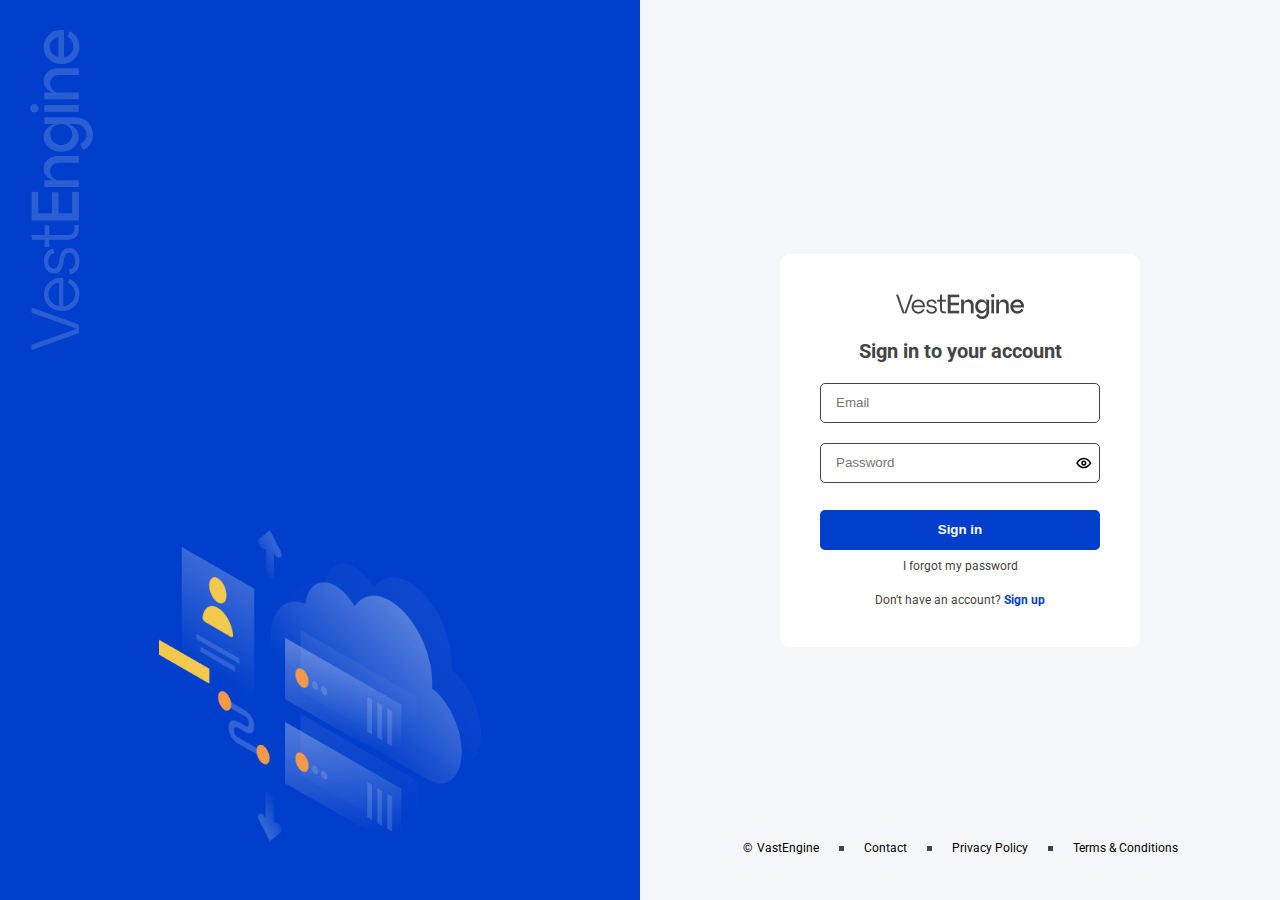
<file: index.html>
<!DOCTYPE html>
<html lang="en">
	<head>
		<meta charset="UTF-8" />
		<meta http-equiv="X-UA-Compatible" content="IE=edge" />
		<meta name="viewport" content="width=device-width, initial-scale=1.0" />
		<title>VestEngine™</title>
		<link rel="stylesheet" href="style.css" />
	</head>
	<body>
		<div class="container">
			<div class="welcome_container">
				<div class="welcome_container_image img_1">
					<img src="./VestEngine™.svg" alt="Illustration" />
				</div>
				<div class="welcome_container_image">
					<img src="./images/Illustration.png" alt="Illustration" />
				</div>
			</div>
			<div class="form_section">
				<!-- form section -->
				<form id="form" class="form" novalidate>
					<!-- form logo -->
					<div class="form_logo">
						<img src="./images/VestEngine™.jpg" alt="vest_Engine" />
					</div>
					<!-- form heading -->
					<h1 class="form_header">Sign in to your account</h1>
					<!-- form inputs -->
					<div class="form_email_input">
						<input
							id="email"
							type="email"
							name="email"
							placeholder="Email"
							required
						/>
					</div>
					<span id="email_error_message" class="form_error_message"
						>invalid email</span
					>
					<div class="form_password_input">
						<input
							id="password"
							type="password"
							name="password"
							placeholder="Password"
							required
						/>
						<!-- eye icon -->
						<svg
							id="password_invisible"
							class="form_eye_icon"
							xmlns="http://www.w3.org/2000/svg"
							viewBox="0 0 24 24"
						>
							<g data-name="Layer 2">
								<g data-name="eye">
									<rect opacity="0" />
									<path
										d="M21.87 11.5c-.64-1.11-4.16-6.68-10.14-6.5-5.53.14-8.73 5-9.6 6.5a1 1 0 0 0 0 1c.63 1.09 4 6.5 9.89 6.5h.25c5.53-.14 8.74-5 9.6-6.5a1 1 0 0 0 0-1zM12.22 17c-4.31.1-7.12-3.59-8-5 1-1.61 3.61-4.9 7.61-5 4.29-.11 7.11 3.59 8 5-1.03 1.61-3.61 4.9-7.61 5z"
									/>
									<path
										d="M12 8.5a3.5 3.5 0 1 0 3.5 3.5A3.5 3.5 0 0 0 12 8.5zm0 5a1.5 1.5 0 1 1 1.5-1.5 1.5 1.5 0 0 1-1.5 1.5z"
									/>
								</g>
							</g>
						</svg>
						<svg
							id="password_visible"
							class="form_eye_icon"
							xmlns="http://www.w3.org/2000/svg"
							viewBox="0 0 24 24"
						>
							<g data-name="Layer 2">
								<g data-name="eye-off">
									<rect width="24" height="24" opacity="0" />
									<path
										d="M4.71 3.29a1 1 0 0 0-1.42 1.42l5.63 5.63a3.5 3.5 0 0 0 4.74 4.74l5.63 5.63a1 1 0 0 0 1.42 0 1 1 0 0 0 0-1.42zM12 13.5a1.5 1.5 0 0 1-1.5-1.5v-.07l1.56 1.56z"
									/>
									<path
										d="M12.22 17c-4.3.1-7.12-3.59-8-5a13.7 13.7 0 0 1 2.24-2.72L5 7.87a15.89 15.89 0 0 0-2.87 3.63 1 1 0 0 0 0 1c.63 1.09 4 6.5 9.89 6.5h.25a9.48 9.48 0 0 0 3.23-.67l-1.58-1.58a7.74 7.74 0 0 1-1.7.25z"
									/>
									<path
										d="M21.87 11.5c-.64-1.11-4.17-6.68-10.14-6.5a9.48 9.48 0 0 0-3.23.67l1.58 1.58a7.74 7.74 0 0 1 1.7-.25c4.29-.11 7.11 3.59 8 5a13.7 13.7 0 0 1-2.29 2.72L19 16.13a15.89 15.89 0 0 0 2.91-3.63 1 1 0 0 0-.04-1z"
									/>
								</g>
							</g>
						</svg>
					</div>
					<!-- error_message -->
					<span id="password_error_message" class="form_error_message"
						>invalid password</span
					>
					<!-- button -->
					<input class="form_btn" type="submit" value="Sign in" />
					<!-- forgot password -->
					<a href="./forgot_password.html" class="form_forgot_password"
						>I forgot my password</a
					>
					<!-- Sign up -->
					<p class="form_sign_up_redirect">
						Don't have an account? <a href="./sign_up.html">Sign up</a>
					</p>
				</form>
				<!-- kinda footer section -->
				<footer class="footer">
					&copy;
					<ul>
						<li>VastEngine</li>
						<li>Contact</li>
						<li>Privacy Policy</li>
						<li>Terms & Conditions</li>
					</ul>
				</footer>
			</div>
		</div>

		<script src="./app.js"></script>
	</body>
</html>
</file>
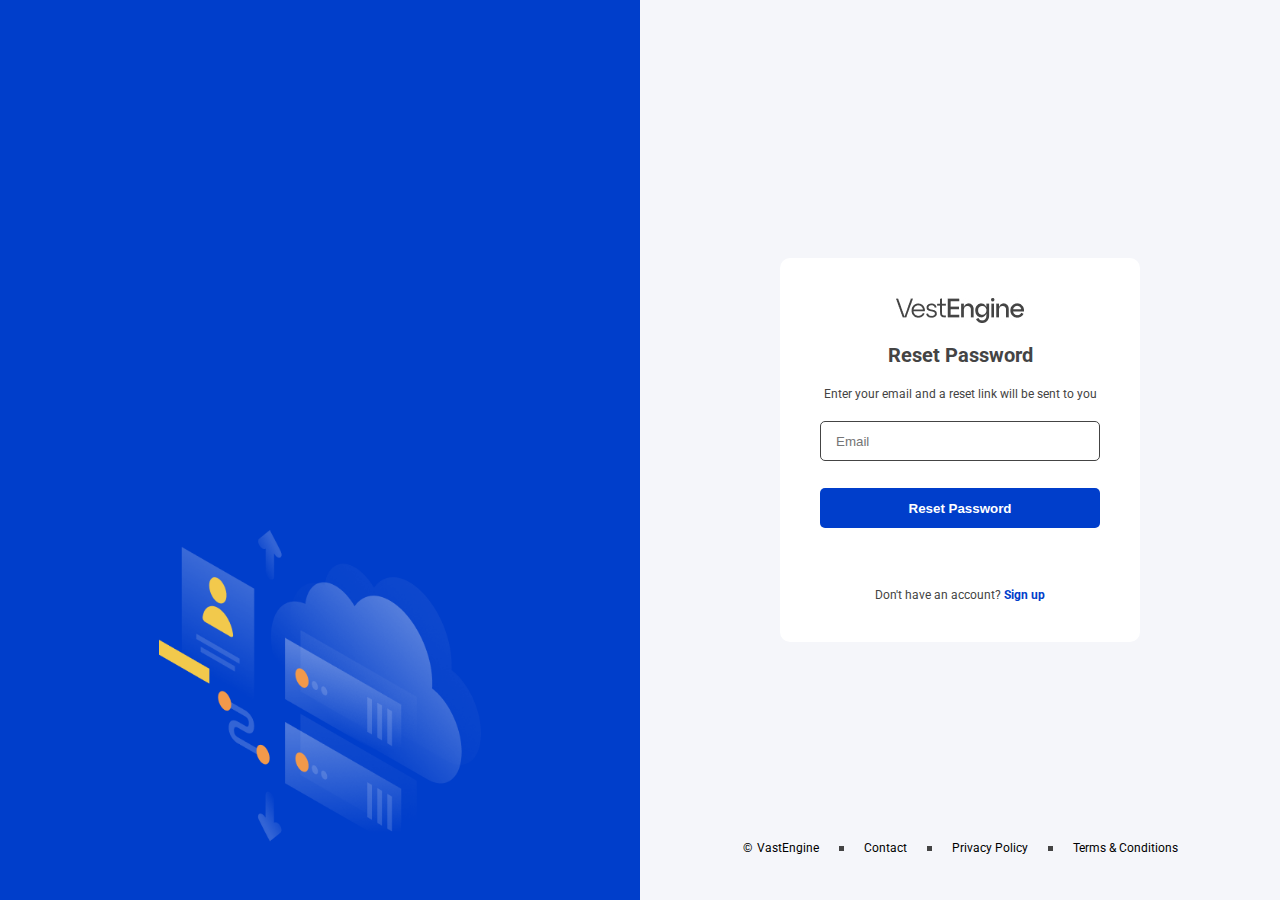
<file: forgot_password.html>
<!DOCTYPE html>
<html lang="en">
	<head>
		<meta charset="UTF-8" />
		<meta http-equiv="X-UA-Compatible" content="IE=edge" />
		<meta name="viewport" content="width=device-width, initial-scale=1.0" />
		<title>VestEngine™</title>
		<link rel="stylesheet" href="style.css" />
		<link rel="stylesheet" href="./forgot_password.css" />
	</head>
	<body>
		<div class="container">
			<div class="welcome_container">
				<div class="welcome_container_image">
					<img src="./images/Illustration.png" alt="Illustration" />
				</div>
			</div>
			<div class="form_section">
				<!-- form section -->
				<form id="form" class="form" novalidate>
					<!-- form logo -->
					<div class="form_logo">
						<img src="./images/VestEngine™.jpg" alt="vest_Engine" />
					</div>
					<!-- form heading -->
					<h1 class="form_header">Reset Password</h1>
					<p>Enter your email and a reset link will be sent to you</p>
					<!-- form inputs -->
					<div class="form_email_input">
						<input
							id="email"
							type="email"
							name="email"
							placeholder="Email"
							required
						/>
					</div>
					<!-- error_message -->
					<span id="email_error_message" class="form_error_message"
						>invalid email</span
					>

					<!-- button -->
					<input class="form_btn" type="submit" value="Reset Password" />

					<!-- Sign up -->
					<p class="form_sign_up_redirect">
						Don't have an account? <a href="./sign_up.html">Sign up</a>
					</p>
				</form>
				<!-- kinda footer section -->
				<footer class="footer">
					&copy;
					<ul>
						<li>VastEngine</li>
						<li>Contact</li>
						<li>Privacy Policy</li>
						<li>Terms & Conditions</li>
					</ul>
				</footer>
			</div>
		</div>

		<script src="./app.js"></script>
	</body>
</html>
</file>
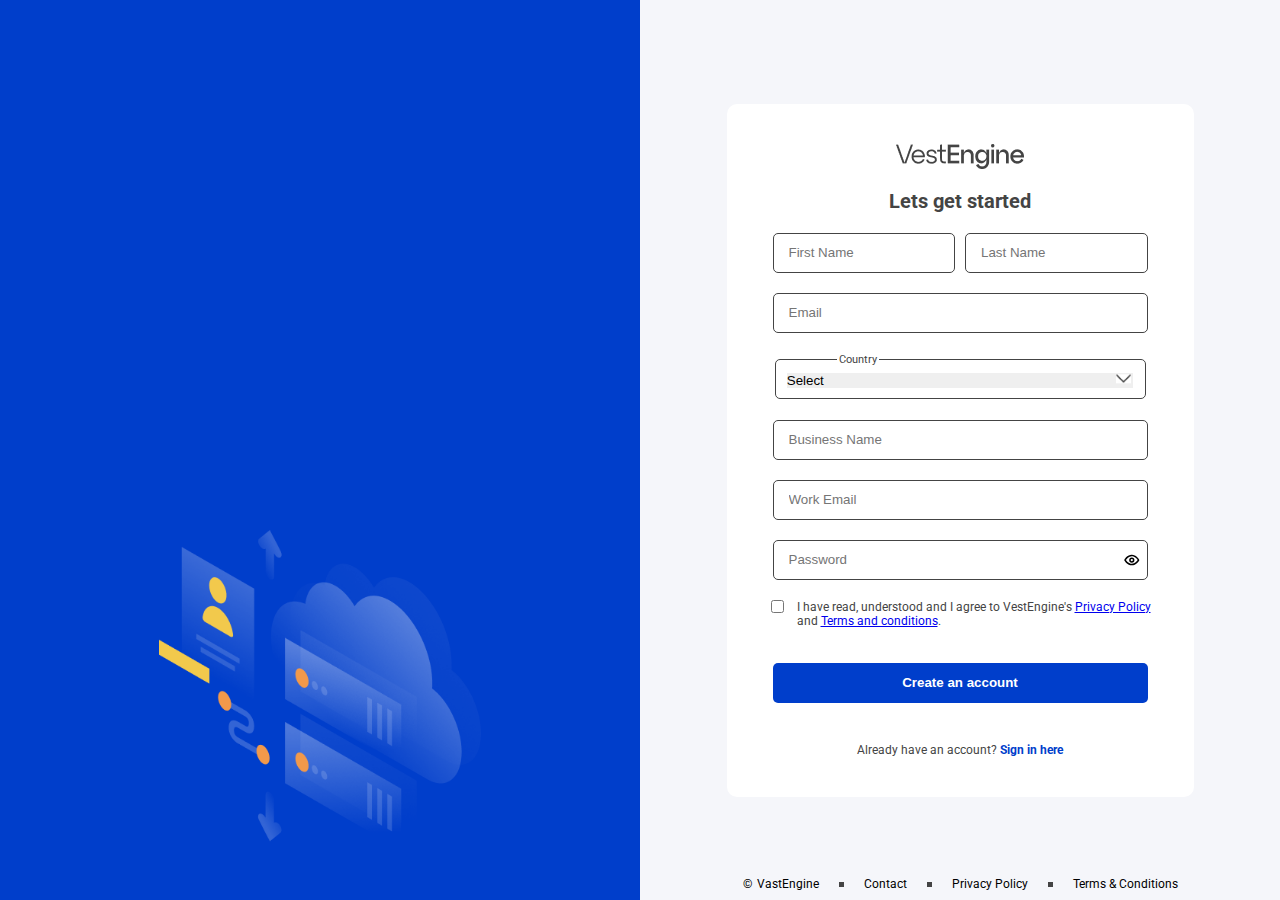
<file: sign_up.html>
<!DOCTYPE html>
<html lang="en">
	<head>
		<meta charset="UTF-8" />
		<meta http-equiv="X-UA-Compatible" content="IE=edge" />
		<meta name="viewport" content="width=device-width, initial-scale=1.0" />
		<title>VestEngine™</title>
		<link rel="stylesheet" href="style.css" />
		<link rel="stylesheet" href="./sign_up.css" />
	</head>
	<body>
		<div class="container">
			<div class="welcome_container">
				<div class="welcome_container_image">
					<img src="./images/Illustration.png" alt="Illustration" />
				</div>
			</div>
			<div class="form_section">
				<!-- form section -->
				<form id="form" class="form" novalidate>
					<!-- form logo -->
					<div class="form_logo">
						<img src="./images/VestEngine™.jpg" alt="vest_Engine" />
					</div>
					<!-- form heading -->
					<h1 class="form_header">Lets get started</h1>
					<!-- form inputs -->

					<!-- name inputs -->
					<div class="form_name_container">
						<div class="form_name_input">
							<input
								type="text"
								name="first_name"
								placeholder="First Name"
								required
							/>
						</div>
						<div class="form_name_input">
							<input
								type="text"
								name="last_name"
								placeholder="Last Name"
								required
							/>
						</div>
					</div>
					<!-- email inputs -->
					<div class="form_email_input">
						<input
							id="email"
							type="email"
							name="email"
							placeholder="Email"
							required
						/>
					</div>
					<!-- country input -->
					<div class="form_country_input">
						<fieldset>
							<legend>Country</legend>
							<select>
								<option disabled selected>Select</option>
								<option value="Nigeria">Nigeria</option>
								<option value="Ghana">Ghana</option>
								<option value="Tanzania">Tanzania</option>
								<option value="Lesotho">Lesotho</option>
							</select>
							<div class="form_country_icon">
								<img src="./images/select_dropdown_icon.jpg" alt="" />
							</div>
						</fieldset>
					</div>

					<!-- Business name -->
					<div class="form_email_input">
						<input
							id="email"
							type="text"
							name="business_email"
							placeholder="Business Name"
							required
						/>
					</div>

					<!-- Business email -->
					<div class="form_email_input">
						<input
							id="email"
							type="email"
							name="work_email"
							placeholder="Work Email"
							required
						/>
					</div>

					<!-- password input -->
					<div class="form_password_input">
						<input
							id="password"
							type="password"
							name="password"
							placeholder="Password"
							required
						/>
						<!-- eye icon -->
						<svg
							class="form_eye_icon"
							xmlns="http://www.w3.org/2000/svg"
							viewBox="0 0 24 24"
						>
							<g data-name="Layer 2">
								<g data-name="eye">
									<rect opacity="0" />
									<path
										d="M21.87 11.5c-.64-1.11-4.16-6.68-10.14-6.5-5.53.14-8.73 5-9.6 6.5a1 1 0 0 0 0 1c.63 1.09 4 6.5 9.89 6.5h.25c5.53-.14 8.74-5 9.6-6.5a1 1 0 0 0 0-1zM12.22 17c-4.31.1-7.12-3.59-8-5 1-1.61 3.61-4.9 7.61-5 4.29-.11 7.11 3.59 8 5-1.03 1.61-3.61 4.9-7.61 5z"
									/>
									<path
										d="M12 8.5a3.5 3.5 0 1 0 3.5 3.5A3.5 3.5 0 0 0 12 8.5zm0 5a1.5 1.5 0 1 1 1.5-1.5 1.5 1.5 0 0 1-1.5 1.5z"
									/>
								</g>
							</g>
						</svg>
					</div>

					<!-- Terms and condition -->
					<div class="terms_and_condition_input">
						<input id="terms_and_condition" type="checkbox" required />
						<label for="terms_and_condition"
							>I have read, understood and I agree to VestEngine's
							<a href="#">Privacy Policy</a> and
							<a href="#">Terms and conditions</a>.
						</label>
					</div>
					<!-- error_message -->
					<span id="email_error_message" class="form_error_message"
						>invalid email</span
					>
					<!-- button -->
					<input class="form_btn" type="submit" value="Create an account" />

					<!-- Sign up -->
					<p class="form_sign_up_redirect">
						Already have an account? <a href="./index.html">Sign in here</a>
					</p>
				</form>
				<!-- kinda footer section -->
				<footer class="footer">
					&copy;
					<ul>
						<li>VastEngine</li>
						<li>Contact</li>
						<li>Privacy Policy</li>
						<li>Terms & Conditions</li>
					</ul>
				</footer>
			</div>
		</div>

		<script src="./app.js"></script>
	</body>
</html>
</file>
<file: style.css>
@import url("https://fonts.googleapis.com/css2?family=Roboto:wght@400;700&display=swap");

:root {
	font-size: 62.5%;

	--form_section_background_color: #f5f6fa;
	--form_background_color: #ffffff;

	--form_input_width: 28rem;
	--form_input_width_md: 20rem;
	--form_input_height: 4rem;
	--form_input_height_md: 3.5rem;

	--font-color_1: #444;

	--header_text_font_size: 2rem;
	--header_text_font_size_md: 1.5rem;

	--error_message_font: 1rem;
	--error_message_color: #d90000;

	--border-radius_md: 0.5rem;
	--border-radius_lg: 1rem;

	--font-size_md: 1.2rem;
	--font-size_sm: 1rem;

	--form_logo-width: 12.8rem;
	--form_logo-width_md: 10.8rem;

	--button-background_color: #003ecb;
	--button_text_color: #ffffff;

	--width_of_eye_icon: 1.8rem;

	--welcome_bg_color: #003ecb;
	--welcome_img_width: 32.2rem;
}

body {
	padding: 0;
	margin: 0;
	font-size: 1.5rem;
	font-family: "Roboto", sans-serif;
}

* {
	box-sizing: border-box;
}

/* =====CONTAINER====== */
.container {
	max-width: 144rem;
	min-height: 100vh;
	display: grid;
	grid-template-columns: repeat(2, 1fr);
}

/* ===========WELCOME SECTION============ */
.welcome_container {
	background-color: var(--welcome_bg_color);
	display: flex;
	justify-content: center;
	align-items: flex-end;
	position: relative;
}

.welcome_container_image {
	width: var(--welcome_img_width);
	margin-bottom: 5rem;
}

.welcome_container_image.img_1 {
	width: 87px;
	height: 320px;
	position: absolute;
	top: 3rem;
	left: 3rem;
}

.welcome_container_image.img_1 img {
	height: 100%;
}

.welcome_container_image img {
	max-width: 100%;
	display: block;
}

/* ======FORM SECTION======= */

.form_section {
	background-color: var(--form_section_background_color);
	position: relative;
	display: flex;
	align-items: center;
	justify-content: center;
	position: relative;
}

.form {
	background-color: var(--form_background_color);
	max-width: 404px;
	display: flex;
	flex-direction: column;
	gap: 2rem;
	align-items: center;
	padding: 4rem;
	border-radius: var(--border-radius_lg);
	color: var(--font-color_1);
}

form > * {
	margin: 0;
}

/* form logo */
.form_logo {
	max-width: var(--form_logo-width);
	display: grid;
	place-items: center;
}

.form_logo img {
	max-width: 100%;
	display: block;
}

/* form header */
.form_header {
	font-size: var(--header_text_font_size);
}

/* form inputs */
.form_password_input,
.form_email_input,
input[type="submit"] {
	width: var(--form_input_width);
	height: var(--form_input_height);
}

.form_password_input {
	position: relative;
}

/* eye icon */
.form_eye_icon {
	position: absolute;
	width: var(--width_of_eye_icon);
	right: 0;
	top: 50%;
	transform: translateY(-50%) translateX(-40%);
	cursor: pointer;
}

#password_visible {
	display: none;
}

input {
	width: 100%;
	height: 100%;
	padding: 0.9rem 1.5rem;
	outline: none;
	border: 1px solid var(--font-color_1);
	border-radius: var(--border-radius_md);
}

/* Error message */
.form_error_message {
	display: none;
	font-size: var(--error_message_font);
	color: var(--error_message_color);
	margin-top: -1.5rem;
	align-self: flex-start;
}

input[type="email"]:invalid .form_error_message {
	display: inline;
}

/* Submit button */
input[type="submit"] {
	border: none;
	background-color: var(--button-background_color);
	color: var(--button_text_color);
	cursor: pointer;
	margin-top: 0.7rem;
	font-weight: 700;
}

/* forgot password and signup */
.form_forgot_password,
.form_sign_up_redirect {
	font-size: var(--font-size_md);
}

.form_forgot_password {
	margin-top: -1.1rem;
	text-decoration: none;
	color: inherit;
}

.form_forgot_password:hover {
	text-decoration: underline;
}

.form_sign_up_redirect a {
	text-decoration: none;
	color: var(--button-background_color);
	font-weight: 700;
}

/* ========FOOTER SECTION */
.footer {
	font-size: var(--font-size_md);
	display: flex;
	align-items: center;
	position: absolute;
	bottom: 5%;
}

.footer ul {
	display: flex;
	list-style: none;
	margin: 0;
	padding: 0;
	margin-left: 0.5rem;
	gap: 2rem;
}

.footer ul li:not(:first-child) {
	display: flex;
	align-items: center;
}

/* the selector below applies the styles specified therein to all the li child elements of the ul except the first child */
.footer ul li:not(:first-child)::before {
	content: "\2002";
	display: inline-block;
	width: 0.5rem;
	height: 0.5rem;
	background-color: var(--font-color_1);
	margin-right: 2rem;
}

/* ==========MEDIA Queries */
@media screen and (max-width: 930px) {
	.container {
		grid-template-columns: 1fr;
	}

	.welcome_container {
		display: none;
	}
}

@media screen and (max-width: 500px) {
	.form_logo {
		max-width: var(--form_logo-width_md);
	}

	.form_header {
		font-size: var(--header_text_font_size_md);
	}

	.form_password_input,
	.form_email_input,
	input[type="submit"] {
		width: var(--form_input_width_md);
		height: var(--form_input_height_md);
	}

	.footer {
		font-size: var(--font-size_sm);
	}

	.footer ul {
		margin-left: 0.5rem;
		gap: 1rem;
	}

	.footer ul li:not(:first-child)::before {
		margin-right: 1rem;
	}

	.footer ul {
		margin-left: 0.5rem;
		gap: 0.5rem;
	}

	.footer ul li:not(:first-child)::before {
		margin-right: 0.5rem;
	}
}
</file>
<file: forgot_password.css>
:root {
	font-size: 62.5%;

	--font-color_1: #444;

	--form_logo-width_sm: 8.8rem;

	--form_input_width_sm: 25rem;
}

.form_sign_up_redirect {
	margin-top: 4rem;
}

.form_header + p {
	font-size: 1.2rem;
	color: var(--font-color_1);
}

@media screen and (max-width: 430px) {
	.form {
		padding: 2.5rem 2;
	}

	.form_logo {
		max-width: var(--form_logo-width_sm);
	}

	.form_sign_up_redirect {
		margin-top: 2rem;
	}
}

@media screen and (max-width: 350px) {
	.form {
		padding: 2.5rem 1rem;
	}
}
</file>
<file: sign_up.css>
:root {
	font-size: 62.5%;

	--form_input_width: 37.5rem;
	--form_input_width_md: 35rem;
	--form_input_width_sm: 25rem;
	--form_input_height: 4rem;
	--form_input_height_md: 3.5rem;

	--form_logo-width_sm: 8.8rem;

	--legend_font_size: 1.1rem;
	--legend_margin_left: 5rem;

	--select_icon_width: 1.6rem;
	--select_icon_height: 0.727rem;

	--border-radius_md: 0.5rem;

	--font-color_1: #444;
}

.form_section {
	padding: 10rem 2rem;
}

.form {
	max-width: 467px;
}

.form_name_container,
.form_country_input {
	width: var(--form_input_width);
	height: var(--form_input_height);
}

.form_name_container {
	display: flex;
	gap: 1rem;
}

/* fieldset */
.form_country_input {
	position: relative;
	margin-bottom: 0.7rem;
}

.form_country_input fieldset {
	border-radius: var(--border-radius_md);
	border: 1px solid var(--font-color_1);
}

.form_country_input legend {
	margin-left: var(--legend_margin_left);
	font-size: var(--legend_font_size);
}

.form_country_input select {
	border: none;
	outline: none;
	width: 100%;
	appearance: none;
	cursor: pointer;
}

.form_country_icon {
	cursor: pointer;
	width: var(--select_icon_width);
	height: var(--select_icon_height);
	position: absolute;
	right: var(--select_icon_width);
	top: 50%;
	transform: translateY(-50%);
}
.form_country_icon img {
	max-width: 100%;
	display: inline-block;
}

/* Terms and condition */
.terms_and_condition_input {
	display: flex;
	gap: 1rem;
}

.terms_and_condition_input input {
	width: 1.8rem;
	margin-top: 0;
}

.terms_and_condition_input label {
	font-size: 1.2rem;
}

/* submit button */
input[type="submit"] {
	margin-bottom: 2rem;
	margin-top: 1.5rem;
}

.footer {
	bottom: 1%;
}

@media screen and (max-width: 560px) {
	.form {
		padding: 2rem;
	}

	.form_name_container {
		flex-direction: column;
		height: auto;
		gap: 2rem;
	}

	.form_name_container input {
		height: var(--form_input_height);
	}

	.terms_and_condition_input {
		width: var(--form_input_width);
	}
}

@media screen and (max-width: 530px) {
	.form_password_input,
	.form_email_input,
	input[type="submit"],
	.form_name_container,
	.form_country_input,
	.terms_and_condition_input {
		width: var(--form_input_width_md);
	}
}

@media screen and (max-width: 450px) {
	.form_password_input,
	.form_email_input,
	input[type="submit"],
	.form_name_container,
	.form_country_input,
	.terms_and_condition_input {
		width: var(--form_input_width_sm);
	}

	.form_logo {
		max-width: var(--form_logo-width_sm);
	}

	.form_section {
		padding: 10rem 0;
	}
}
</file>
